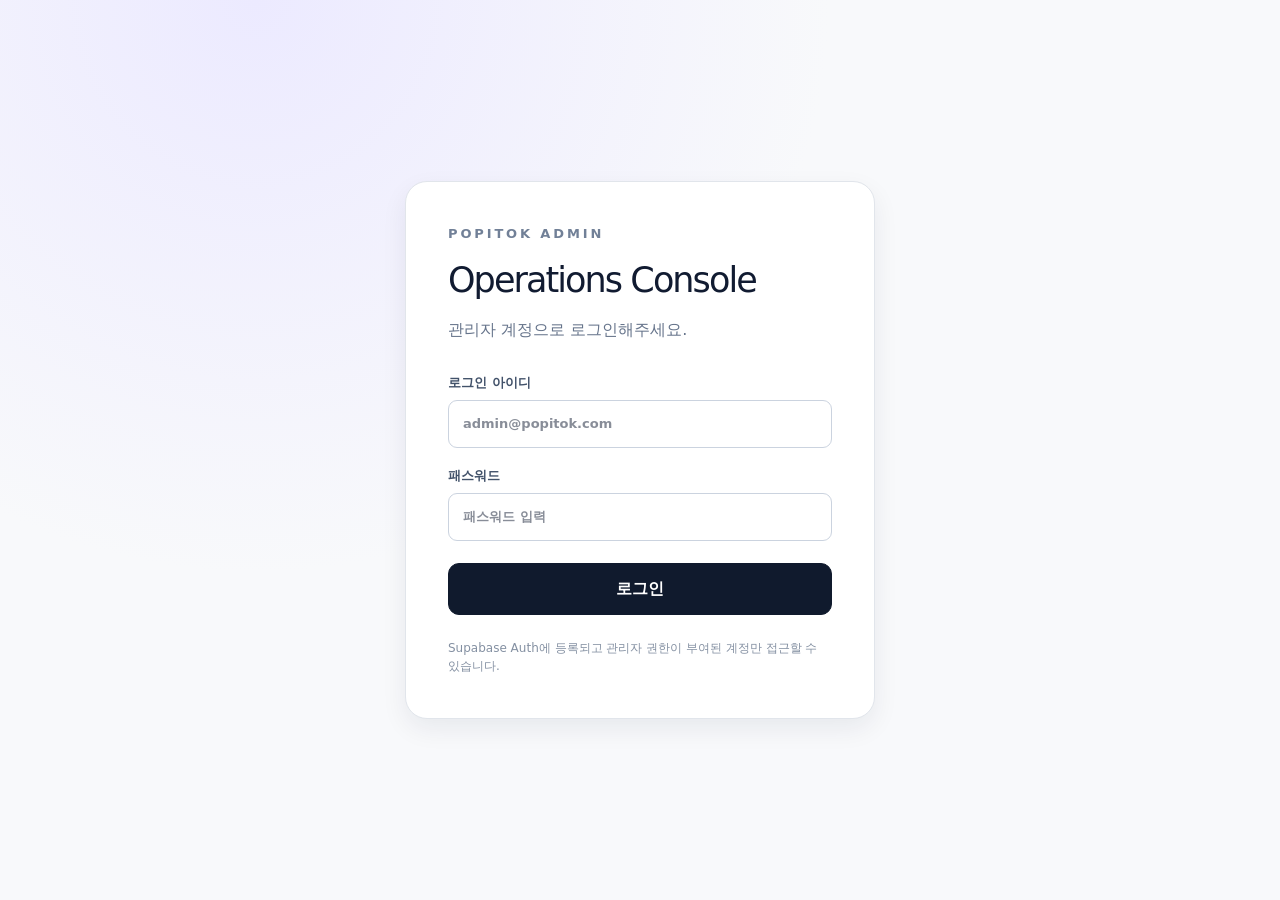
<file: admin/index.html>
<!DOCTYPE html><html lang="en"><head><meta charSet="utf-8"/><meta name="viewport" content="width=device-width, initial-scale=1"/><link rel="stylesheet" href="/admin/_next/static/chunks/0fvwgdp6_e0qh.css" data-precedence="next"/><link rel="preload" as="script" fetchPriority="low" href="/admin/_next/static/chunks/3l04zcqx63h3y.js"/><script src="/admin/_next/static/chunks/3p5k4a_2x11-k.js" async=""></script><script src="/admin/_next/static/chunks/27t_qfc-3_lzs.js" async=""></script><script src="/admin/_next/static/chunks/turbopack-1bubrray3zh0a.js" async=""></script><script src="/admin/_next/static/chunks/3fntmmi971322.js" async=""></script><script src="/admin/_next/static/chunks/43r_ftcgsj6y1.js" async=""></script><title>Popitok Admin — Operations Console</title><meta name="description" content="Popitok operations and content management dashboard"/><link rel="icon" href="/admin/favicon.ico?favicon.2vob68tjqpejf.ico" sizes="256x256" type="image/x-icon"/><script src="/admin/_next/static/chunks/0cz1d0mv5g_q7.js" noModule=""></script></head><body><div hidden=""><!--$--><!--/$--></div><main class="login-shell"><section class="login-card login-loading" aria-live="polite"><p class="eyebrow">POPITOK ADMIN</p><h1>접근 권한 확인 중</h1></section></main><!--$--><!--/$--><script src="/admin/_next/static/chunks/3l04zcqx63h3y.js" id="_R_" async=""></script><script>(self.__next_f=self.__next_f||[]).push([0])</script><script>self.__next_f.push([1,"1:\"$Sreact.fragment\"\n2:I[39756,[\"/admin/_next/static/chunks/3fntmmi971322.js\"],\"default\"]\n3:I[37457,[\"/admin/_next/static/chunks/3fntmmi971322.js\"],\"default\"]\n4:I[53372,[\"/admin/_next/static/chunks/3fntmmi971322.js\",\"/admin/_next/static/chunks/43r_ftcgsj6y1.js\"],\"default\"]\n5:I[97367,[\"/admin/_next/static/chunks/3fntmmi971322.js\"],\"OutletBoundary\"]\n6:\"$Sreact.suspense\"\n8:I[97367,[\"/admin/_next/static/chunks/3fntmmi971322.js\"],\"ViewportBoundary\"]\na:I[97367,[\"/admin/_next/static/chunks/3fntmmi971322.js\"],\"MetadataBoundary\"]\nc:I[68027,[\"/admin/_next/static/chunks/3fntmmi971322.js\"],\"default\",1]\n:HL[\"/admin/_next/static/chunks/0fvwgdp6_e0qh.css\",\"style\"]\n"])</script><script>self.__next_f.push([1,"0:{\"P\":null,\"c\":[\"\",\"\"],\"q\":\"\",\"i\":false,\"f\":[[[\"\",{\"children\":[\"__PAGE__\",{},\"$undefined\",\"$undefined\",4608]},\"$undefined\",\"$undefined\",4624],[[\"$\",\"$1\",\"c\",{\"children\":[[[\"$\",\"link\",\"0\",{\"rel\":\"stylesheet\",\"href\":\"/admin/_next/static/chunks/0fvwgdp6_e0qh.css\",\"precedence\":\"next\",\"crossOrigin\":\"$undefined\",\"nonce\":\"$undefined\"}],[\"$\",\"script\",\"script-0\",{\"src\":\"/admin/_next/static/chunks/3fntmmi971322.js\",\"async\":true,\"nonce\":\"$undefined\"}]],[\"$\",\"html\",null,{\"lang\":\"en\",\"children\":[\"$\",\"body\",null,{\"children\":[\"$\",\"$L2\",null,{\"parallelRouterKey\":\"children\",\"error\":\"$undefined\",\"errorStyles\":\"$undefined\",\"errorScripts\":\"$undefined\",\"template\":[\"$\",\"$L3\",null,{}],\"templateStyles\":\"$undefined\",\"templateScripts\":\"$undefined\",\"notFound\":[[[\"$\",\"title\",null,{\"children\":\"404: This page could not be found.\"}],[\"$\",\"div\",null,{\"style\":{\"fontFamily\":\"system-ui,\\\"Segoe UI\\\",Roboto,Helvetica,Arial,sans-serif,\\\"Apple Color Emoji\\\",\\\"Segoe UI Emoji\\\"\",\"height\":\"100vh\",\"textAlign\":\"center\",\"display\":\"flex\",\"flexDirection\":\"column\",\"alignItems\":\"center\",\"justifyContent\":\"center\"},\"children\":[\"$\",\"div\",null,{\"children\":[[\"$\",\"style\",null,{\"dangerouslySetInnerHTML\":{\"__html\":\"body{color:#000;background:#fff;margin:0}.next-error-h1{border-right:1px solid rgba(0,0,0,.3)}@media (prefers-color-scheme:dark){body{color:#fff;background:#000}.next-error-h1{border-right:1px solid rgba(255,255,255,.3)}}\"}}],[\"$\",\"h1\",null,{\"className\":\"next-error-h1\",\"style\":{\"display\":\"inline-block\",\"margin\":\"0 20px 0 0\",\"padding\":\"0 23px 0 0\",\"fontSize\":24,\"fontWeight\":500,\"verticalAlign\":\"top\",\"lineHeight\":\"49px\"},\"children\":404}],[\"$\",\"div\",null,{\"style\":{\"display\":\"inline-block\"},\"children\":[\"$\",\"h2\",null,{\"style\":{\"fontSize\":14,\"fontWeight\":400,\"lineHeight\":\"49px\",\"margin\":0},\"children\":\"This page could not be found.\"}]}]]}]}]],[]],\"forbidden\":\"$undefined\",\"unauthorized\":\"$undefined\"}]}]}]]}],{\"children\":[[\"$\",\"$1\",\"c\",{\"children\":[[\"$\",\"$L4\",null,{}],[[\"$\",\"script\",\"script-0\",{\"src\":\"/admin/_next/static/chunks/43r_ftcgsj6y1.js\",\"async\":true,\"nonce\":\"$undefined\"}]],[\"$\",\"$L5\",null,{\"children\":[\"$\",\"$6\",null,{\"name\":\"Next.MetadataOutlet\",\"children\":\"$@7\"}]}]]}],{},null,false,null]},null,false,null],[\"$\",\"$1\",\"h\",{\"children\":[null,[\"$\",\"$L8\",null,{\"children\":\"$L9\"}],[\"$\",\"div\",null,{\"hidden\":true,\"children\":[\"$\",\"$La\",null,{\"children\":[\"$\",\"$6\",null,{\"name\":\"Next.Metadata\",\"children\":\"$Lb\"}]}]}],null]}],false]],\"m\":\"$undefined\",\"G\":[\"$c\",[[\"$\",\"link\",\"0\",{\"rel\":\"stylesheet\",\"href\":\"/admin/_next/static/chunks/0fvwgdp6_e0qh.css\",\"precedence\":\"next\",\"crossOrigin\":\"$undefined\",\"nonce\":\"$undefined\"}]]],\"S\":true,\"h\":null,\"r\":\"$undefined\",\"s\":\"$undefined\",\"a\":\"$undefined\",\"l\":\"$undefined\",\"p\":\"$undefined\",\"d\":\"$undefined\",\"b\":\"1qasi7HhoMrW2UFvQwUPO\"}\n"])</script><script>self.__next_f.push([1,"9:[[\"$\",\"meta\",\"0\",{\"charSet\":\"utf-8\"}],[\"$\",\"meta\",\"1\",{\"name\":\"viewport\",\"content\":\"width=device-width, initial-scale=1\"}]]\n"])</script><script>self.__next_f.push([1,"d:I[27201,[\"/admin/_next/static/chunks/3fntmmi971322.js\"],\"IconMark\"]\n7:null\nb:[[\"$\",\"title\",\"0\",{\"children\":\"Popitok Admin — Operations Console\"}],[\"$\",\"meta\",\"1\",{\"name\":\"description\",\"content\":\"Popitok operations and content management dashboard\"}],[\"$\",\"link\",\"2\",{\"rel\":\"icon\",\"href\":\"/admin/favicon.ico?favicon.2vob68tjqpejf.ico\",\"sizes\":\"256x256\",\"type\":\"image/x-icon\"}],[\"$\",\"$Ld\",\"3\",{}]]\n"])</script></body></html>
</file>
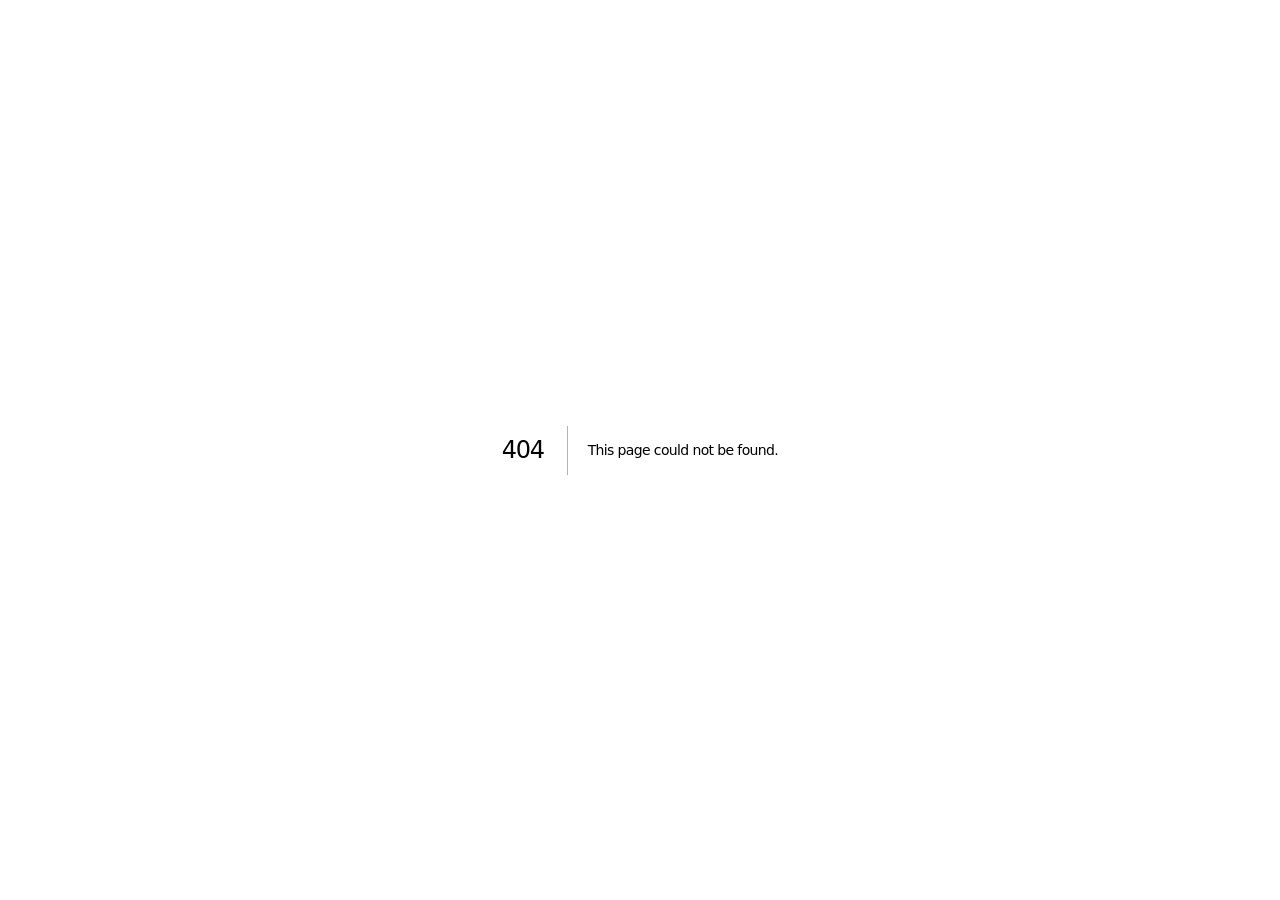
<file: admin/404/index.html>
<!DOCTYPE html><html lang="en"><head><meta charSet="utf-8"/><meta name="viewport" content="width=device-width, initial-scale=1"/><link rel="stylesheet" href="/admin/_next/static/chunks/0fvwgdp6_e0qh.css" data-precedence="next"/><link rel="preload" as="script" fetchPriority="low" href="/admin/_next/static/chunks/3l04zcqx63h3y.js"/><script src="/admin/_next/static/chunks/3p5k4a_2x11-k.js" async=""></script><script src="/admin/_next/static/chunks/27t_qfc-3_lzs.js" async=""></script><script src="/admin/_next/static/chunks/turbopack-1bubrray3zh0a.js" async=""></script><script src="/admin/_next/static/chunks/3fntmmi971322.js" async=""></script><meta name="robots" content="noindex"/><title>404: This page could not be found.</title><title>Popitok Admin — Operations Console</title><meta name="description" content="Popitok operations and content management dashboard"/><link rel="icon" href="/admin/favicon.ico?favicon.2vob68tjqpejf.ico" sizes="256x256" type="image/x-icon"/><script src="/admin/_next/static/chunks/0cz1d0mv5g_q7.js" noModule=""></script></head><body><div hidden=""><!--$--><!--/$--></div><div style="font-family:system-ui,&quot;Segoe UI&quot;,Roboto,Helvetica,Arial,sans-serif,&quot;Apple Color Emoji&quot;,&quot;Segoe UI Emoji&quot;;height:100vh;text-align:center;display:flex;flex-direction:column;align-items:center;justify-content:center"><div><style>body{color:#000;background:#fff;margin:0}.next-error-h1{border-right:1px solid rgba(0,0,0,.3)}@media (prefers-color-scheme:dark){body{color:#fff;background:#000}.next-error-h1{border-right:1px solid rgba(255,255,255,.3)}}</style><h1 class="next-error-h1" style="display:inline-block;margin:0 20px 0 0;padding:0 23px 0 0;font-size:24px;font-weight:500;vertical-align:top;line-height:49px">404</h1><div style="display:inline-block"><h2 style="font-size:14px;font-weight:400;line-height:49px;margin:0">This page could not be found.</h2></div></div></div><!--$--><!--/$--><script src="/admin/_next/static/chunks/3l04zcqx63h3y.js" id="_R_" async=""></script><script>(self.__next_f=self.__next_f||[]).push([0])</script><script>self.__next_f.push([1,"1:\"$Sreact.fragment\"\n2:I[39756,[\"/admin/_next/static/chunks/3fntmmi971322.js\"],\"default\"]\n3:I[37457,[\"/admin/_next/static/chunks/3fntmmi971322.js\"],\"default\"]\n4:I[97367,[\"/admin/_next/static/chunks/3fntmmi971322.js\"],\"OutletBoundary\"]\n5:\"$Sreact.suspense\"\n8:I[97367,[\"/admin/_next/static/chunks/3fntmmi971322.js\"],\"ViewportBoundary\"]\na:I[97367,[\"/admin/_next/static/chunks/3fntmmi971322.js\"],\"MetadataBoundary\"]\nc:I[68027,[\"/admin/_next/static/chunks/3fntmmi971322.js\"],\"default\",1]\n:HL[\"/admin/_next/static/chunks/0fvwgdp6_e0qh.css\",\"style\"]\n7:X\n"])</script><script>self.__next_f.push([1,"0:{\"P\":null,\"c\":[\"\",\"_not-found\",\"\"],\"q\":\"\",\"i\":false,\"f\":[[[\"\",{\"children\":[\"/_not-found\",{\"children\":[\"__PAGE__\",{},\"$undefined\",\"$undefined\",4608]},\"$undefined\",\"$undefined\",4608]},\"$undefined\",\"$undefined\",4624],[[\"$\",\"$1\",\"c\",{\"children\":[[[\"$\",\"link\",\"0\",{\"rel\":\"stylesheet\",\"href\":\"/admin/_next/static/chunks/0fvwgdp6_e0qh.css\",\"precedence\":\"next\",\"crossOrigin\":\"$undefined\",\"nonce\":\"$undefined\"}],[\"$\",\"script\",\"script-0\",{\"src\":\"/admin/_next/static/chunks/3fntmmi971322.js\",\"async\":true,\"nonce\":\"$undefined\"}]],[\"$\",\"html\",null,{\"lang\":\"en\",\"children\":[\"$\",\"body\",null,{\"children\":[\"$\",\"$L2\",null,{\"parallelRouterKey\":\"children\",\"error\":\"$undefined\",\"errorStyles\":\"$undefined\",\"errorScripts\":\"$undefined\",\"template\":[\"$\",\"$L3\",null,{}],\"templateStyles\":\"$undefined\",\"templateScripts\":\"$undefined\",\"notFound\":[[[\"$\",\"title\",null,{\"children\":\"404: This page could not be found.\"}],[\"$\",\"div\",null,{\"style\":{\"fontFamily\":\"system-ui,\\\"Segoe UI\\\",Roboto,Helvetica,Arial,sans-serif,\\\"Apple Color Emoji\\\",\\\"Segoe UI Emoji\\\"\",\"height\":\"100vh\",\"textAlign\":\"center\",\"display\":\"flex\",\"flexDirection\":\"column\",\"alignItems\":\"center\",\"justifyContent\":\"center\"},\"children\":[\"$\",\"div\",null,{\"children\":[[\"$\",\"style\",null,{\"dangerouslySetInnerHTML\":{\"__html\":\"body{color:#000;background:#fff;margin:0}.next-error-h1{border-right:1px solid rgba(0,0,0,.3)}@media (prefers-color-scheme:dark){body{color:#fff;background:#000}.next-error-h1{border-right:1px solid rgba(255,255,255,.3)}}\"}}],[\"$\",\"h1\",null,{\"className\":\"next-error-h1\",\"style\":{\"display\":\"inline-block\",\"margin\":\"0 20px 0 0\",\"padding\":\"0 23px 0 0\",\"fontSize\":24,\"fontWeight\":500,\"verticalAlign\":\"top\",\"lineHeight\":\"49px\"},\"children\":404}],[\"$\",\"div\",null,{\"style\":{\"display\":\"inline-block\"},\"children\":[\"$\",\"h2\",null,{\"style\":{\"fontSize\":14,\"fontWeight\":400,\"lineHeight\":\"49px\",\"margin\":0},\"children\":\"This page could not be found.\"}]}]]}]}]],[]],\"forbidden\":\"$undefined\",\"unauthorized\":\"$undefined\"}]}]}]]}],{\"children\":[[\"$\",\"$1\",\"c\",{\"children\":[null,[\"$\",\"$L2\",null,{\"parallelRouterKey\":\"children\",\"error\":\"$undefined\",\"errorStyles\":\"$undefined\",\"errorScripts\":\"$undefined\",\"template\":[\"$\",\"$L3\",null,{}],\"templateStyles\":\"$undefined\",\"templateScripts\":\"$undefined\",\"notFound\":\"$undefined\",\"forbidden\":\"$undefined\",\"unauthorized\":\"$undefined\"}]]}],{\"children\":[[\"$\",\"$1\",\"c\",{\"children\":[[[\"$\",\"title\",null,{\"children\":\"404: This page could not be found.\"}],[\"$\",\"div\",null,{\"style\":\"$0:f:0:1:0:props:children:1:props:children:props:children:props:notFound:0:1:props:style\",\"children\":[\"$\",\"div\",null,{\"children\":[[\"$\",\"style\",null,{\"dangerouslySetInnerHTML\":{\"__html\":\"body{color:#000;background:#fff;margin:0}.next-error-h1{border-right:1px solid rgba(0,0,0,.3)}@media (prefers-color-scheme:dark){body{color:#fff;background:#000}.next-error-h1{border-right:1px solid rgba(255,255,255,.3)}}\"}}],[\"$\",\"h1\",null,{\"className\":\"next-error-h1\",\"style\":\"$0:f:0:1:0:props:children:1:props:children:props:children:props:notFound:0:1:props:children:props:children:1:props:style\",\"children\":404}],[\"$\",\"div\",null,{\"style\":\"$0:f:0:1:0:props:children:1:props:children:props:children:props:notFound:0:1:props:children:props:children:2:props:style\",\"children\":[\"$\",\"h2\",null,{\"style\":\"$0:f:0:1:0:props:children:1:props:children:props:children:props:notFound:0:1:props:children:props:children:2:props:children:props:style\",\"children\":\"This page could not be found.\"}]}]]}]}]],null,[\"$\",\"$L4\",null,{\"children\":[\"$\",\"$5\",null,{\"name\":\"Next.MetadataOutlet\",\"children\":\"$@6\"}]}]]}],{},null,false,null]},null,false,\"$7\"]},null,false,null],[\"$\",\"$1\",\"h\",{\"children\":[[\"$\",\"meta\",null,{\"name\":\"robots\",\"content\":\"noindex\"}],[\"$\",\"$L8\",null,{\"children\":\"$L9\"}],[\"$\",\"div\",null,{\"hidden\":true,\"children\":[\"$\",\"$La\",null,{\"children\":[\"$\",\"$5\",null,{\"name\":\"Next.Metadata\",\"children\":\"$Lb\"}]}]}],null]}],false]],\"m\":\"$undefined\",\"G\":[\"$c\",[[\"$\",\"link\",\"0\",{\"rel\":\"stylesheet\",\"href\":\"/admin/_next/static/chunks/0fvwgdp6_e0qh.css\",\"precedence\":\"next\",\"crossOrigin\":\"$undefined\",\"nonce\":\"$undefined\"}]]],\"S\":true,\"h\":null,\"r\":\"$undefined\",\"s\":\"$undefined\",\"a\":\"$undefined\",\"l\":\"$undefined\",\"p\":\"$undefined\",\"d\":\"$undefined\",\"b\":\"1qasi7HhoMrW2UFvQwUPO\"}\n"])</script><script>self.__next_f.push([1,"7:C\n9:[[\"$\",\"meta\",\"0\",{\"charSet\":\"utf-8\"}],[\"$\",\"meta\",\"1\",{\"name\":\"viewport\",\"content\":\"width=device-width, initial-scale=1\"}]]\n"])</script><script>self.__next_f.push([1,"d:I[27201,[\"/admin/_next/static/chunks/3fntmmi971322.js\"],\"IconMark\"]\n6:null\nb:[[\"$\",\"title\",\"0\",{\"children\":\"Popitok Admin — Operations Console\"}],[\"$\",\"meta\",\"1\",{\"name\":\"description\",\"content\":\"Popitok operations and content management dashboard\"}],[\"$\",\"link\",\"2\",{\"rel\":\"icon\",\"href\":\"/admin/favicon.ico?favicon.2vob68tjqpejf.ico\",\"sizes\":\"256x256\",\"type\":\"image/x-icon\"}],[\"$\",\"$Ld\",\"3\",{}]]\n"])</script></body></html>
</file>
<file: admin/_next/static/chunks/0fvwgdp6_e0qh.css>
@layer properties{@supports (((-webkit-hyphens:none)) and (not (margin-trim:inline))) or ((-moz-orient:inline) and (not (color:rgb(from red r g b)))){*,:before,:after,::backdrop{--tw-blur:initial;--tw-brightness:initial;--tw-contrast:initial;--tw-grayscale:initial;--tw-hue-rotate:initial;--tw-invert:initial;--tw-opacity:initial;--tw-saturate:initial;--tw-sepia:initial;--tw-drop-shadow:initial;--tw-drop-shadow-color:initial;--tw-drop-shadow-alpha:100%;--tw-drop-shadow-size:initial}}}@layer theme{:root,:host{--font-sans:-apple-system, BlinkMacSystemFont, "Segoe UI", Roboto, "Helvetica Neue", "Noto Sans", Arial, sans-serif, "Apple Color Emoji", "Segoe UI Emoji", "Segoe UI Symbol", "Noto Color Emoji";--font-mono:ui-monospace, SFMono-Regular, Menlo, Monaco, Consolas, "Liberation Mono", "Courier New", monospace;--default-font-family:var(--font-sans);--default-mono-font-family:var(--font-mono)}}@layer base{*,:after,:before,::backdrop{box-sizing:border-box;border:0 solid;margin:0;padding:0}::file-selector-button{box-sizing:border-box;border:0 solid;margin:0;padding:0}html,:host{-webkit-text-size-adjust:100%;tab-size:4;line-height:1.5;font-family:var(--default-font-family,-apple-system, BlinkMacSystemFont, "Segoe UI", Roboto, "Helvetica Neue", "Noto Sans", Arial, sans-serif, "Apple Color Emoji", "Segoe UI Emoji", "Segoe UI Symbol", "Noto Color Emoji");font-feature-settings:var(--default-font-feature-settings,normal);font-variation-settings:var(--default-font-variation-settings,normal);-webkit-tap-highlight-color:transparent}hr{height:0;color:inherit;border-top-width:1px}abbr:where([title]){-webkit-text-decoration:underline dotted;text-decoration:underline dotted}h1,h2,h3,h4,h5,h6{font-size:inherit;font-weight:inherit}a{color:inherit;-webkit-text-decoration:inherit;-webkit-text-decoration:inherit;-webkit-text-decoration:inherit;-webkit-text-decoration:inherit;text-decoration:inherit}b,strong{font-weight:bolder}code,kbd,samp,pre{font-family:var(--default-mono-font-family,ui-monospace, SFMono-Regular, Menlo, Monaco, Consolas, "Liberation Mono", "Courier New", monospace);font-feature-settings:var(--default-mono-font-feature-settings,normal);font-variation-settings:var(--default-mono-font-variation-settings,normal);font-size:1em}small{font-size:80%}sub,sup{vertical-align:baseline;font-size:75%;line-height:0;position:relative}sub{bottom:-.25em}sup{top:-.5em}table{text-indent:0;border-color:inherit;border-collapse:collapse}:-moz-focusring:where(:not(iframe)){outline:auto}progress{vertical-align:baseline}summary{display:list-item}ol,ul,menu{list-style:none}img,svg,video,canvas,audio,iframe,embed,object{vertical-align:middle;display:block}img,video{max-width:100%;height:auto}button,input,select,optgroup,textarea{font:inherit;font-feature-settings:inherit;font-variation-settings:inherit;letter-spacing:inherit;color:inherit;opacity:1;background-color:#0000;border-radius:0}::file-selector-button{font:inherit;font-feature-settings:inherit;font-variation-settings:inherit;letter-spacing:inherit;color:inherit;opacity:1;background-color:#0000;border-radius:0}:where(select:is([multiple],[size])) optgroup{font-weight:bolder}:where(select:is([multiple],[size])) optgroup option{padding-inline-start:20px}::file-selector-button{margin-inline-end:4px}::placeholder{opacity:1}@supports (not ((-webkit-appearance:-apple-pay-button))) or (contain-intrinsic-size:1px){::placeholder{color:currentColor}@supports (color:color-mix(in lab, red, red)){::placeholder{color:color-mix(in oklab, currentcolor 50%, transparent)}}}textarea{resize:vertical}::-webkit-search-decoration{-webkit-appearance:none}::-webkit-date-and-time-value{min-height:1lh;text-align:inherit}::-webkit-datetime-edit{display:inline-flex}::-webkit-datetime-edit-fields-wrapper{padding:0}::-webkit-datetime-edit{padding-block:0}::-webkit-datetime-edit-year-field{padding-block:0}::-webkit-datetime-edit-month-field{padding-block:0}::-webkit-datetime-edit-day-field{padding-block:0}::-webkit-datetime-edit-hour-field{padding-block:0}::-webkit-datetime-edit-minute-field{padding-block:0}::-webkit-datetime-edit-second-field{padding-block:0}::-webkit-datetime-edit-millisecond-field{padding-block:0}::-webkit-datetime-edit-meridiem-field{padding-block:0}::-webkit-calendar-picker-indicator{line-height:1}:-moz-ui-invalid{box-shadow:none}button,input:where([type=button],[type=reset],[type=submit]){appearance:button}::file-selector-button{appearance:button}::-webkit-inner-spin-button{height:auto}::-webkit-outer-spin-button{height:auto}[hidden]:where(:not([hidden=until-found])){display:none!important}}@layer components;@layer utilities{.visible{visibility:visible}.static{position:static}.block{display:block}.contents{display:contents}.hidden{display:none}.table{display:table}.align-top{vertical-align:top}.filter{filter:var(--tw-blur,) var(--tw-brightness,) var(--tw-contrast,) var(--tw-grayscale,) var(--tw-hue-rotate,) var(--tw-invert,) var(--tw-saturate,) var(--tw-sepia,) var(--tw-drop-shadow,)}}:root{--ink:#111b31;--muted:#66748b;--line:#e1e5eb;--soft:#f6f7f9;--purple:#5a3df5;--blue:#0b9eea;--pink:#eb79c0;--green:#07a96c;--orange:#ed8e2f;--shadow:0 10px 26px #141f3212}*{box-sizing:border-box}html{background:#f8f9fb}body{color:var(--ink);background:#f8f9fb;margin:0;font-family:Inter,ui-sans-serif,system-ui,-apple-system,BlinkMacSystemFont,Segoe UI,sans-serif}button,input,select,textarea{font:inherit}button{cursor:pointer}.app-shell{min-height:100vh}.login-shell{background:radial-gradient(circle at 20% 0,#eceaff 0,#f8f9fb 42% 100%);place-items:center;min-height:100vh;padding:28px;display:grid}.login-card{border:1px solid var(--line);width:min(100%,470px);box-shadow:var(--shadow);background:#fff;border-radius:22px;padding:42px}.login-card h1{margin:10px 0 12px;font-size:35px}.login-description{color:var(--muted);line-height:1.55}.login-form{gap:18px;margin-top:30px;display:grid}.login-form label{color:#42526a;gap:8px;font-size:13px;font-weight:750;display:grid}.login-form input{width:100%;color:var(--ink);background:#fff;border:1px solid #cbd3df;border-radius:9px;outline:0;padding:13px 14px}.login-form input:focus{border-color:var(--purple);box-shadow:0 0 0 3px #5a3df51a}.login-submit{width:100%;margin-top:4px}.auth-error{color:#a33a48;background:#fff0f2;border:1px solid #ffc9d0;border-radius:9px;padding:12px 14px;font-size:13px;line-height:1.45}.login-note{color:#8490a2;margin-top:24px;font-size:12px;line-height:1.55}.login-loading{text-align:center}.topbar{z-index:5;border-bottom:1px solid var(--line);-webkit-backdrop-filter:blur(12px);backdrop-filter:blur(12px);background:#fffffff5;align-items:center;gap:34px;min-height:124px;padding:0 max(28px,50vw - 1035px);display:flex;position:sticky;top:0}.brand{text-align:left;min-width:295px;color:var(--ink);background:0 0;border:0;gap:5px;padding:0;display:grid}.brand-kicker,.eyebrow,.field-label{color:#718097;letter-spacing:.22em;text-transform:uppercase;font-size:13px;font-weight:800}.brand-title{letter-spacing:-.03em;font-size:27px;font-weight:800}.topnav{background:#f1f2f4;border-radius:19px;align-items:center;gap:3px;padding:7px;display:flex}.nav-item{color:#4c5a70;white-space:nowrap;background:0 0;border:0;border-radius:14px;padding:16px 25px;font-size:17px;font-weight:650}.nav-item:hover{color:var(--ink);background:#fff}.nav-item.active{color:var(--ink);background:#fff;box-shadow:0 3px 8px #141e321a}.logout{margin-left:auto}.main-content{width:min(2070px,100% - 56px);margin:0 auto;padding:54px 0 90px}.page-toolbar,.intro-row,.section-heading,.panel-title,.filter-row,.detail-header,.back-row,.list-header{justify-content:space-between;align-items:center;gap:24px;display:flex}.page-toolbar{margin-bottom:33px}h1,h2,h3,p{margin:0}h1{letter-spacing:-.055em;font-size:42px}h2{letter-spacing:-.045em;font-size:31px}h3{letter-spacing:-.035em;font-size:23px}.muted{color:var(--muted);line-height:1.55}.page-toolbar .eyebrow{margin-bottom:8px}.toolbar-actions,.button-row{align-items:center;gap:13px;display:flex}.source-pill,.status-badge{letter-spacing:.04em;text-transform:uppercase;border-radius:999px;align-items:center;min-height:30px;padding:5px 11px;font-size:12px;font-weight:800;display:inline-flex}.source-pill.demo{color:#5536c7;background:#eeeaff}.source-pill.live{color:#007551;background:#dff9ee}.source-pill.schema-missing{color:#a65106;background:#fff0d9}.source-pill.draft{color:#7b5f00;background:#fff5d5}.outline-button,.primary-button,.danger-button,.text-button,.icon-button{border-radius:11px;font-weight:750;transition:all .15s}.outline-button{color:#34445d;background:#fff;border:1px solid #cad2de;padding:13px 19px}.outline-button:hover{border-color:var(--purple);color:var(--purple)}.primary-button{color:#fff;background:#101a2d;border:1px solid #101a2d;padding:13px 20px}.primary-button:hover{background:var(--purple);border-color:var(--purple)}.danger-button{color:#ae2d3b;background:#fff1f2;border:1px solid #ffc9cf;padding:13px 20px}.text-button{color:var(--purple);background:0 0;border:0;padding:5px 0}.text-button:hover{color:#3620c5;text-decoration:underline}.icon-button{color:#65738a;background:#f3f5f7;border:0;width:35px;height:35px}.icon-button:hover{color:#d44253;background:#ffecee}.warning-banner{color:#86500c;background:#fff6e4;border:1px solid #f5d79f;border-radius:13px;grid-template-columns:auto 1fr auto;align-items:center;gap:14px;margin-bottom:25px;padding:17px 20px;display:grid}.warning-banner span{color:#9a6a2e;text-overflow:ellipsis;white-space:nowrap;overflow:hidden}.warning-banner code{background:#fff;border-radius:6px;padding:4px 8px}.loading-bar{background:#e8eaff;border-radius:99px;height:3px;margin:-15px 0 22px;overflow:hidden}.loading-bar:after{content:"";background:var(--purple);width:38%;height:100%;animation:1.1s ease-in-out infinite loading;display:block}@keyframes loading{0%{transform:translate(-100%)}to{transform:translate(300%)}}.hero-card{color:#fff;min-height:225px;box-shadow:var(--shadow);background:linear-gradient(115deg,#111c32 0%,#1e2850 62%,#4439be 100%);border-radius:23px;justify-content:space-between;align-items:center;padding:43px 55px;display:flex}.hero-card .eyebrow{color:#b8c4e7}.hero-card h2{max-width:620px;margin:11px 0 13px;font-size:42px}.hero-card p:not(.eyebrow){color:#ced7ed;max-width:710px;font-size:17px;line-height:1.6}.hero-orb{color:#ffb8d7;background:#ffffff1c;border:1px solid #ffffff47;border-radius:50%;place-items:center;width:145px;height:145px;font-size:72px;display:grid;box-shadow:0 0 0 18px #ffffff0a}.metric-grid{grid-template-columns:repeat(4,1fr);gap:19px;margin:24px 0 40px;display:grid}.metric-card{border:1px solid var(--line);border-top:4px solid var(--purple);background:#fff;border-radius:16px;min-height:135px;padding:23px 25px;box-shadow:0 4px 15px #141f3208}.metric-card.blue{border-top-color:var(--blue)}.metric-card.pink{border-top-color:var(--pink)}.metric-card.green{border-top-color:var(--green)}.metric-card.orange{border-top-color:var(--orange)}.metric-card span,.metric-card small{color:var(--muted);display:block}.metric-card span{font-size:14px;font-weight:700}.metric-card strong{letter-spacing:-.06em;margin:7px 0 4px;font-size:33px;display:block}.metric-card small{font-size:13px}.section-heading{margin:4px 0 17px}.module-grid{grid-template-columns:repeat(4,1fr);gap:17px;display:grid}.module-card{text-align:left;border:1px solid var(--line);background:#fff;border-radius:16px;grid-template-columns:47px 1fr;gap:4px 14px;padding:23px;display:grid;position:relative;box-shadow:0 3px 11px #141f3208}.module-card:hover{border-color:#aaa0fa;transform:translateY(-2px);box-shadow:0 8px 22px #5a3df51f}.module-icon{color:#fff;background:var(--purple);border-radius:13px;grid-row:span 3;place-items:center;width:47px;height:47px;font-size:21px;font-weight:850;display:grid}.module-name{align-self:end;font-size:20px;font-weight:800}.module-stat{color:var(--purple);font-size:13px;font-weight:750}.module-description{color:var(--muted);grid-column:2;font-size:13px;line-height:1.45}.arrow{color:#9aa6b8;font-size:21px;position:absolute;top:23px;right:22px}.panel{border:1px solid var(--line);background:#fff;border-radius:19px;margin-top:24px;padding:30px;box-shadow:0 3px 14px #141f3209}.panel-title{align-items:flex-start;margin-bottom:25px}.panel-title .muted{margin-top:7px;font-size:14px}.panel-title .primary-button,.panel-title .outline-button{white-space:nowrap}.two-column{grid-template-columns:repeat(2,minmax(0,1fr));gap:28px;display:grid}.align-top{align-items:start}.stack,.side-stack{gap:24px;display:grid}.chart-panel{min-height:450px}.chart{gap:18px;height:320px;padding-top:24px;display:flex}.y-labels{color:#94a0b2;flex-direction:column;justify-content:space-between;padding-bottom:25px;font-size:12px;display:flex}.bars{background:repeating-linear-gradient(#0000 0 calc(25% - 1px),#edf0f4 calc(25% - 1px) 25%);border-bottom:1px solid #dfe4ea;flex:1;justify-content:space-between;align-items:stretch;gap:10px;display:flex}.bar-column{flex-direction:column;flex:1;justify-content:flex-end;align-items:center;gap:10px;display:flex}.bar{background:linear-gradient(#6954ff,#a595ff);border-radius:8px 8px 0 0;width:min(30px,75%);min-height:7px}.bar-column span{color:#9aa5b4;font-size:11px}.country-list{gap:25px;margin-top:38px;display:grid}.progress-row>div:first-child{justify-content:space-between;margin-bottom:9px;display:flex}.progress-row span:first-child{color:#42526a}.progress-row strong{color:var(--ink)}.progress-track{background:#edf0f4;border-radius:99px;height:11px;overflow:hidden}.progress-track span{border-radius:inherit;height:100%;display:block}.progress-track .purple{background:var(--purple)}.progress-track .pink{background:var(--pink)}.progress-track .blue{background:var(--blue)}.summary-box{color:var(--muted);background:#f7f8fa;border-radius:11px;justify-content:space-between;margin-top:46px;padding:17px;display:flex}.summary-box strong{color:var(--ink)}.table-panel{padding-bottom:0;overflow:hidden}.table-panel>.panel-title,.table-panel>.filter-row{padding-bottom:5px}table{border-collapse:collapse;width:100%;font-size:14px}th{color:#8290a4;border-bottom:1px solid var(--line);letter-spacing:.12em;text-align:left;text-transform:uppercase;padding:15px 11px;font-size:11px}td{color:#435269;vertical-align:middle;border-bottom:1px solid #eef0f3;padding:18px 11px}td strong{color:var(--ink);font-size:15px;display:block}td small{color:#8b97a8;margin-top:4px;font-size:12px;display:block}tr:last-child td{border-bottom:0}.status-text{font-weight:800}.status-text.healthy{color:var(--green)}.status-text.watch,.status-text.review{color:var(--orange)}.status-badge.complete,.status-badge.visible,.status-badge.active{color:#007b58;background:#ddf7ec}.status-badge.incomplete,.status-badge.draft{color:#966709;background:#fff3cf}.status-badge.paused,.status-badge.hidden{color:#8965bc;background:#f0e8ff}.status-badge.hold,.status-badge.archived{color:#ae4857;background:#ffe7eb}.profile-coverage{overflow-wrap:anywhere;white-space:normal;border-radius:9px;max-width:100%;padding:7px 10px;line-height:1.45;display:inline-block}.profile-coverage strong{color:inherit;font-size:inherit;font-weight:800;display:inline}.profile-coverage--incomplete{color:#9a3412;background:#fff1e6;border:1px solid #f2ad85}.profile-coverage--complete{color:#166534;background:#e9f8ee;border:1px solid #a6d8b5}.profile-coverage-optional{color:#596579;overflow-wrap:anywhere;margin-top:6px;font-size:12px;display:block}.profile-coverage-detail{max-width:100%;margin:10px 0 20px}.tab-row{background:#eff1f5;border-radius:13px;gap:8px;width:fit-content;margin-bottom:24px;padding:7px;display:flex}.tab,.locale{color:#617087;background:0 0;border:0;border-radius:9px;padding:10px 17px;font-weight:750}.tab.active,.locale.active{color:#fff;background:var(--purple)}.filter-row{margin-bottom:17px}.search-input{color:#718097;border:1px solid var(--line);background:#f8f9fb;border-radius:10px;flex:1;align-items:center;gap:9px;max-width:580px;padding:12px 15px;display:flex}.search-input input{width:100%;color:var(--ink);background:0 0;border:0;outline:0}.filter-row select,.intro-row select,.field select,.field input,.field textarea,.side-stack select,.level-row input,.option-row input{width:100%;color:var(--ink);background:#fff;border:1px solid #cbd3df;border-radius:9px;outline:0;padding:12px 13px}.filter-row select{width:210px}.field input:focus,.field textarea:focus,select:focus,.level-row input:focus{border-color:var(--purple);box-shadow:0 0 0 3px #5a3df51a}.result-count{color:var(--muted);white-space:nowrap;font-size:13px;font-weight:700}.users-toolbar{justify-content:space-between;align-items:end;display:flex}.users-toolbar h2,.intro-row h2{margin:8px 0 7px}.intro-row{align-items:end;margin-bottom:22px}.intro-row>div:first-child{max-width:920px}.info-box{border:1px solid;border-radius:15px;gap:11px;margin:20px 0 28px;padding:23px 26px;line-height:1.55;display:grid}.info-box.purple{color:#403383;background:#f0efff;border-color:#d9d5ff}.info-box.blue{color:#005b83;background:#e9f8ff;border-color:#b9e9ff}.info-box.green{color:#006d55;background:#e3fff5;border-color:#aaf3d5}.info-box.yellow{color:#9b5010;background:#fff8dc;border-color:#f8dda0}.policy-card{padding:36px 40px}.policy-grid{grid-template-columns:1.1fr .9fr;gap:28px;display:grid}.check-card,.radio-card{border:1px solid var(--line);cursor:pointer;border-radius:15px;align-items:flex-start;gap:15px;padding:22px;display:flex}.check-card input,.radio-card input{width:20px;height:20px;accent-color:var(--purple);flex:none;margin-top:2px}.check-card span,.radio-card span{gap:6px;display:grid}.check-card small,.radio-card small{color:var(--muted);line-height:1.5}.check-card.compact{padding:16px}.inline-fields{grid-template-columns:1fr 1fr;gap:18px;margin:20px 0;display:grid}.field{gap:9px;display:grid}.field textarea{resize:vertical;min-height:112px;line-height:1.5}.sub-panel{border:1px solid var(--line);border-radius:15px;padding:24px}.sub-panel>strong{font-size:18px}.locale-tabs{background:#f0f2f5;border-radius:10px;gap:7px;width:fit-content;margin:17px 0;padding:4px;display:flex}.locale{padding:9px 16px}.sub-panel .field+.field{margin-top:18px}.preview-card{border:1px solid var(--line);border-radius:15px;padding:24px}.preview-card>strong{font-size:18px}.mobile-notice{border-radius:42px;gap:25px;min-height:365px;margin-top:26px;padding:36px;display:grid;box-shadow:inset 0 0 0 1px #ffffff1f}.mobile-notice small{opacity:.85;font-size:17px;font-weight:700}.mobile-notice strong{align-self:center;font-size:31px;line-height:1.35}.mobile-notice span{font-size:17px;line-height:1.6}.mobile-notice button{color:inherit;background:0 0;border:1px solid;border-radius:99px;place-self:end start;padding:13px 24px}.side-stack .check-card{margin-top:5px}.option-list{gap:14px;display:grid}.option-list .field-label{margin-bottom:3px}.radio-card.selected{border-color:var(--purple);box-shadow:inset 0 0 0 1px var(--purple);background:#f4f1ff}.reward-grid{grid-template-columns:repeat(5,1fr);gap:17px;display:grid}.level-list{gap:10px;display:grid}.level-row{grid-template-columns:54px 1fr 160px 38px;align-items:center;gap:10px;display:grid}.level-icon{text-align:center}.points{color:var(--green);font-weight:800}.back-row{margin-bottom:25px}.quiz-preview{color:#fff;background:linear-gradient(125deg,#3737b6,#4e43d9);border-radius:18px;min-height:210px;padding:28px}.quiz-preview h3{color:pink;margin:15px 0}.quiz-preview p{color:#e6d8ff;line-height:1.6}.option-editor{margin-top:23px}.option-editor .section-heading{margin-bottom:10px}.option-row{grid-template-columns:30px 1fr 35px;align-items:center;gap:9px;margin-top:9px;display:grid}.option-row>span{color:var(--muted);text-align:center}.comment-layout{grid-template-columns:minmax(390px,.7fr) 1.3fr;align-items:start;gap:24px;display:grid}.comment-list{padding:20px}.comment-item{width:100%;color:var(--ink);text-align:left;background:0 0;border:0;border-bottom:1px solid #edf0f4;gap:14px;padding:18px 8px;display:flex}.comment-item.selected{background:#f3f0ff;border-radius:12px;margin:0 -8px;padding-left:16px;padding-right:16px}.comment-item>span:last-child{gap:5px;display:grid}.comment-item small{color:var(--muted)}.comment-item>span:last-child>span{color:#526177;line-height:1.45}.avatar{color:#fff;background:var(--purple);border-radius:50%;flex:none;place-items:center;width:43px;height:43px;font-size:17px;font-weight:800;display:grid}.comment-detail{min-height:475px}.detail-header{align-items:start}.detail-header h2{margin:7px 0}.comment-body{color:#38475e;background:#f7f8fa;border-radius:14px;margin:30px 0;padding:28px;font-size:20px;line-height:1.6}.detail-stats{grid-template-columns:1fr 1fr;gap:14px;margin-bottom:28px;display:grid}.detail-stats .metric-card{min-height:110px}.empty-state{min-height:360px;color:var(--muted);place-items:center;display:grid}.toast{z-index:10;color:#fff;max-width:520px;box-shadow:var(--shadow);background:#111b31;border-radius:11px;padding:16px 21px;position:fixed;bottom:28px;right:28px}@media (max-width:1500px){.topbar{gap:17px}.brand{min-width:225px}.nav-item{padding:14px 15px}.main-content{width:min(1320px,100% - 40px)}.module-grid{grid-template-columns:repeat(3,1fr)}.policy-grid{grid-template-columns:1fr}.reward-grid{grid-template-columns:repeat(3,1fr)}}@media (max-width:1050px){.topbar{flex-wrap:wrap;padding:19px 20px}.brand{flex:1}.logout{margin-left:0}.topnav{order:3;width:100%;overflow-x:auto}.main-content{padding-top:32px}.metric-grid{grid-template-columns:repeat(2,1fr)}.two-column,.comment-layout{grid-template-columns:1fr}.module-grid{grid-template-columns:repeat(2,1fr)}.intro-row{flex-direction:column;align-items:flex-start}.policy-card{padding:25px}}@media (max-width:650px){.main-content{width:min(100% - 24px,560px)}.page-toolbar{flex-direction:column;align-items:flex-start}.page-toolbar h1{font-size:34px}.hero-card{padding:30px}.hero-card h2{font-size:32px}.hero-orb{display:none}.metric-grid,.module-grid,.reward-grid{grid-template-columns:1fr}.panel{padding:21px}.filter-row{flex-direction:column;align-items:stretch}.filter-row select,.search-input{width:100%;max-width:none}.table-panel{overflow-x:auto}.table-panel table{min-width:760px}.policy-card{padding:21px}.inline-fields{grid-template-columns:1fr}.mobile-notice{min-height:320px;padding:26px}.mobile-notice strong{font-size:24px}.level-row{grid-template-columns:43px 1fr 100px 35px}.warning-banner{grid-template-columns:1fr}.topnav{border-radius:12px}.nav-item{padding:11px 13px;font-size:14px}}@property --tw-blur{syntax:"*";inherits:false}@property --tw-brightness{syntax:"*";inherits:false}@property --tw-contrast{syntax:"*";inherits:false}@property --tw-grayscale{syntax:"*";inherits:false}@property --tw-hue-rotate{syntax:"*";inherits:false}@property --tw-invert{syntax:"*";inherits:false}@property --tw-opacity{syntax:"*";inherits:false}@property --tw-saturate{syntax:"*";inherits:false}@property --tw-sepia{syntax:"*";inherits:false}@property --tw-drop-shadow{syntax:"*";inherits:false}@property --tw-drop-shadow-color{syntax:"*";inherits:false}@property --tw-drop-shadow-alpha{syntax:"<percentage>";inherits:false;initial-value:100%}@property --tw-drop-shadow-size{syntax:"*";inherits:false}
</file>
